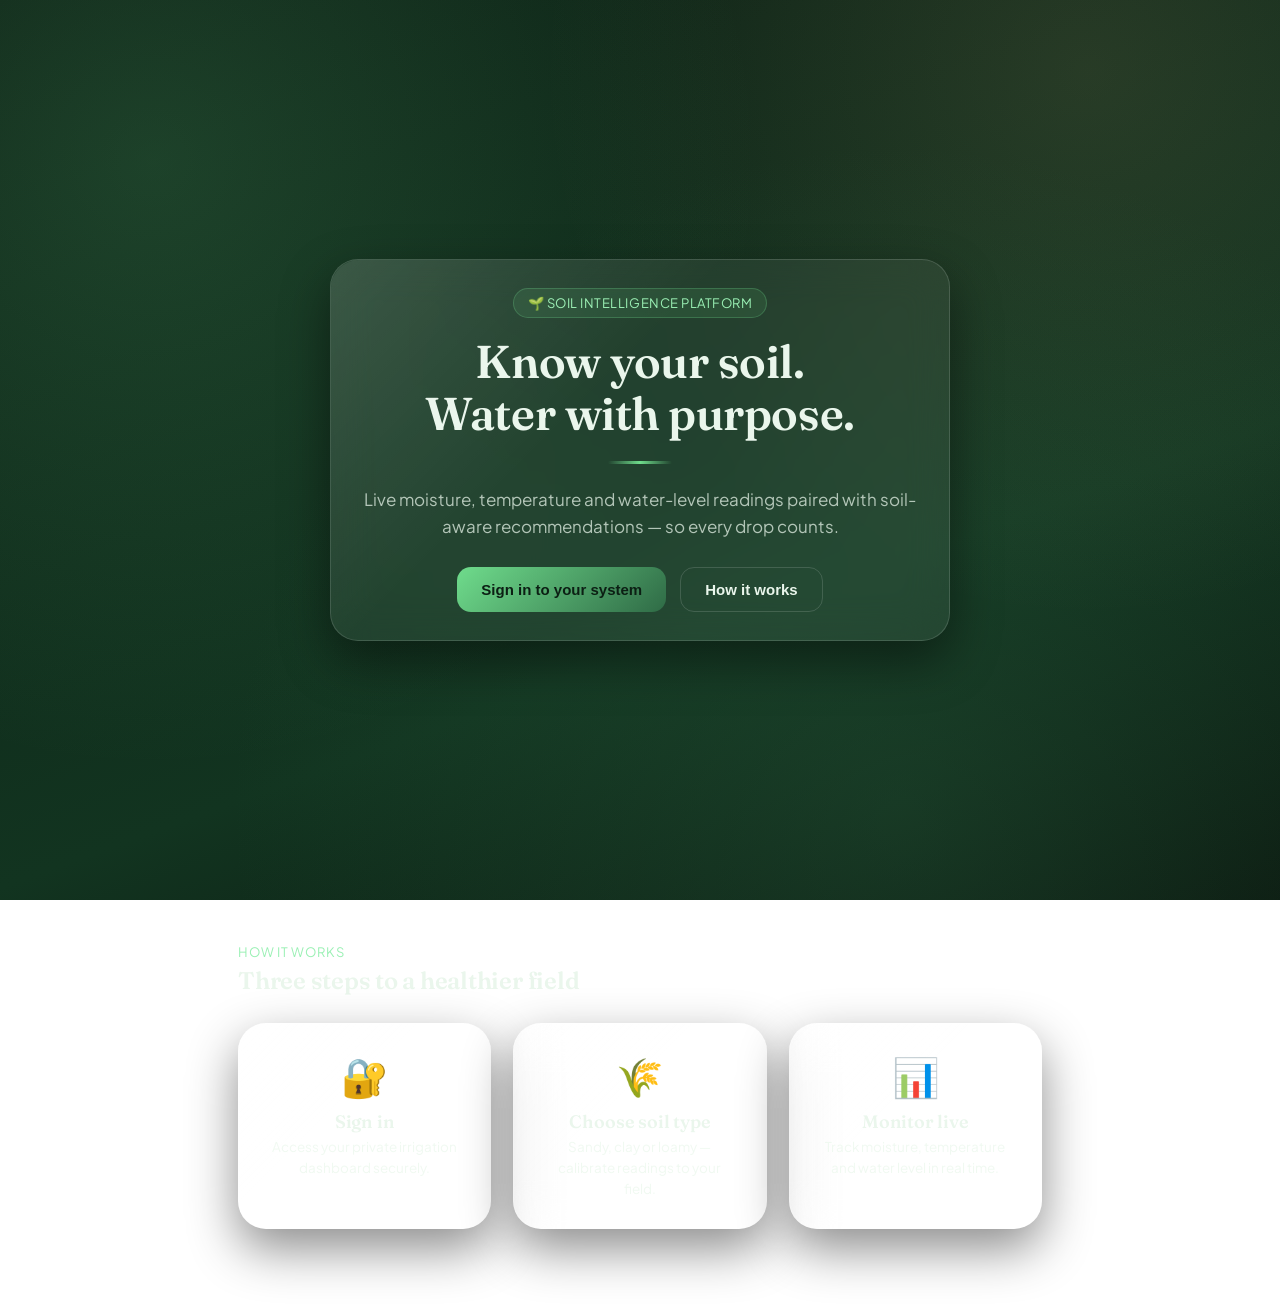
<file: index.html>
<!DOCTYPE html>
<html lang="en">
<head>
  <meta charset="UTF-8">
  <meta name="viewport" content="width=device-width, initial-scale=1.0">
  <title> Smart Irrigation</title>
  <link rel="stylesheet" href="style.css">
</head>
<body>

<div class="hero">
  <div class="glass" style="max-width:620px;">
    <span class="badge">🌱 Soil Intelligence Platform</span>
    <h1>Know your soil.<br>Water with purpose.</h1>
    <div class="leaf-divider"></div>
    <p class="lede">
      Live moisture, temperature and water-level readings paired with
      soil-aware recommendations — so every drop counts.
    </p>
    <div class="actions">
      <button onclick="goLogin()">Sign in to your system</button>
      <button class="ghost" onclick="document.getElementById('how').scrollIntoView({behavior:'smooth'})">How it works</button>
    </div>
  </div>
</div>

<div id="how" class="content" style="max-width:900px; margin:0 auto; padding-bottom:80px;">
  <div class="eyebrow">How it works</div>
  <h2 style="margin-bottom:24px;">Three steps to a healthier field</h2>
  <div class="grid">
    <div class="glass card" style="cursor:default;">
      <span class="icon">🔐</span>
      <h3>Sign in</h3>
      <p>Access your private irrigation dashboard securely.</p>
    </div>
    <div class="glass card" style="cursor:default;">
      <span class="icon">🌾</span>
      <h3>Choose soil type</h3>
      <p>Sandy, clay or loamy — calibrate readings to your field.</p>
    </div>
    <div class="glass card" style="cursor:default;">
      <span class="icon">📊</span>
      <h3>Monitor live</h3>
      <p>Track moisture, temperature and water level in real time.</p>
    </div>
  </div>
</div>

<script src="app.js"></script>
</body>
</html>
</file>
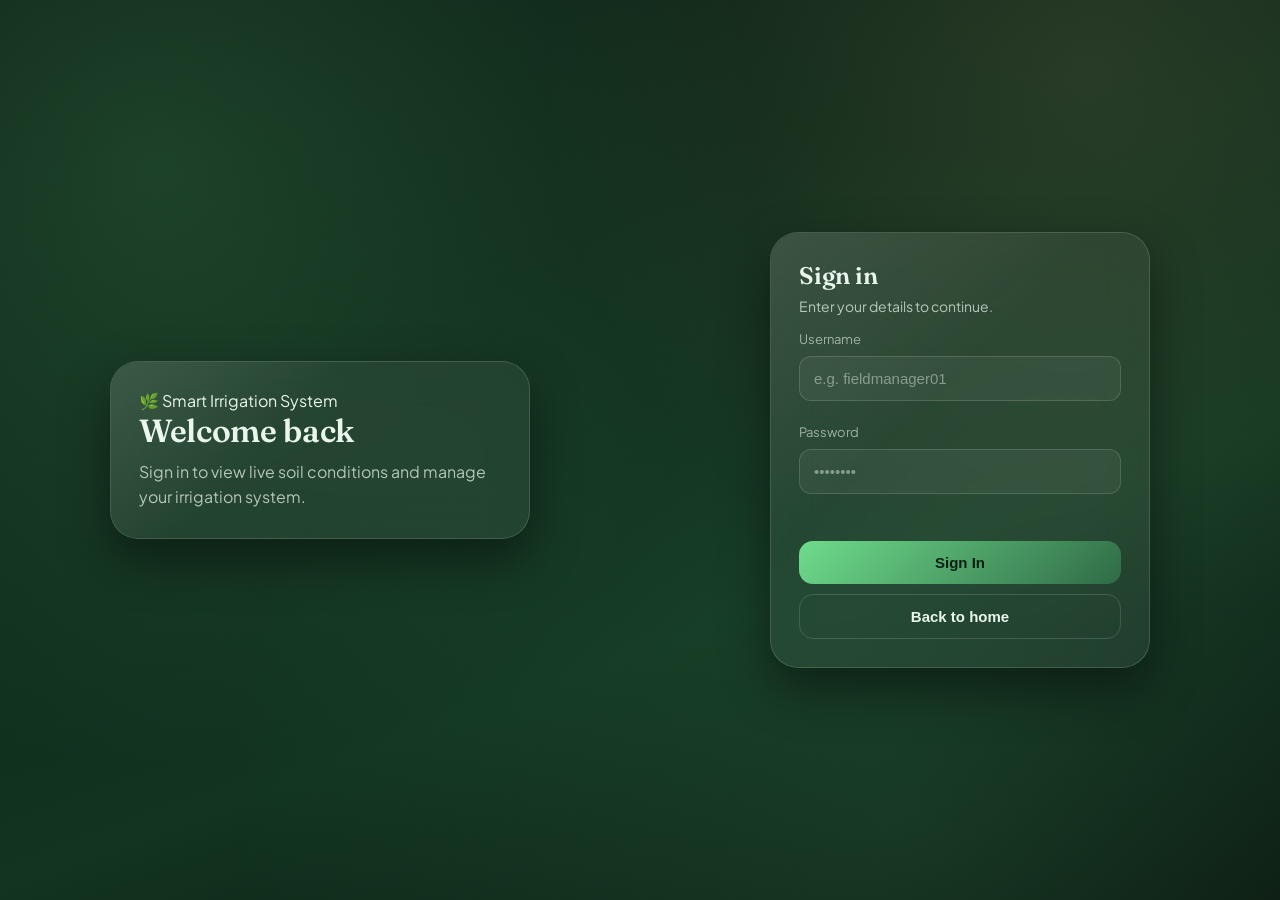
<file: dashboard.html>
<!DOCTYPE html>
<html lang="en">
<head>
  <meta charset="UTF-8">
  <meta name="viewport" content="width=device-width, initial-scale=1.0">
  <title>Dashboard · Smart Irrigation System</title>
  <link rel="stylesheet" href="style.css">
</head>
<body>

<div class="app">
  <div class="sidebar glass">
    <div class="brand">🌿 Smart Irrigation System </div>
    <nav>
      <a href="selection.html">🌱 Soil Selection</a>
      <a href="dashboard.html" class="active">📊 Dashboard</a>
    </nav>
    <button class="logout-btn" onclick="logout()">🚪 Logout</button>
  </div>

  <div class="content">
    <div class="eyebrow">Step 2 of 2</div>
    <h1>Live system</h1>
    <p style="margin-top:8px;">Soil profile: <strong id="soilType" style="color:var(--leaf-soft);">--</strong></p>

    <div class="stat-grid">
      <div class="glass stat-card">
        <div class="stat-top">
          <span class="stat-icon">🌱</span>
        </div>
        <div class="stat-label">Moisture</div>
        <h2 class="stat-value" id="moisture">--</h2>
        <div class="bar-track"><div class="bar-fill" id="moistureBar" style="width:0%"></div></div>
        <span class="stat-status status-good" id="moistureStatus">Reading…</span>
      </div>

      <div class="glass stat-card">
        <div class="stat-top">
          <span class="stat-icon">🌡</span>
        </div>
        <div class="stat-label">Temperature</div>
        <h2 class="stat-value" id="temp">--</h2>
        <div class="bar-track"><div class="bar-fill" id="tempBar" style="width:0%"></div></div>
      </div>

      <div class="glass stat-card">
        <div class="stat-top">
          <span class="stat-icon">💧</span>
        </div>
        <div class="stat-label">Water level</div>
        <h2 class="stat-value" id="water">--</h2>
        <div class="bar-track"><div class="bar-fill" id="waterBar" style="width:0%"></div></div>
      </div>
    </div>
  </div>
</div>

<script src="app.js"></script>
</body>
</html>
</file>
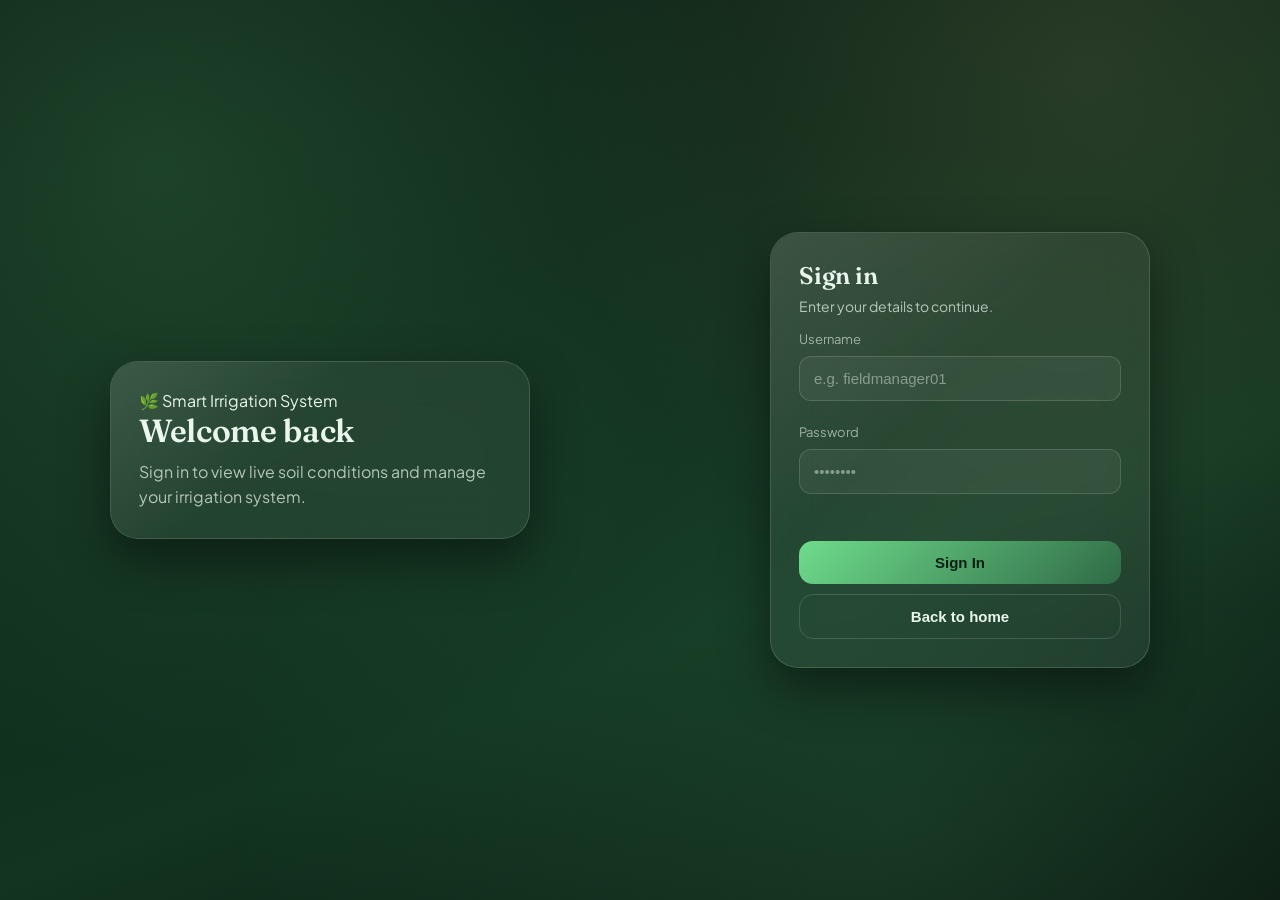
<file: login.html>
<!DOCTYPE html>
<html lang="en">
<head>
  <meta charset="UTF-8">
  <meta name="viewport" content="width=device-width, initial-scale=1.0">
  <title>Sign In · Smart Irrigation System</title>
  <link rel="stylesheet" href="style.css">
</head>
<body>

<div class="login-wrapper">

  <div class="login-left">
    <div class="glass">
      <span class="badge">🌿 Smart Irrigation System </span>
      <h1>Welcome back</h1>
      <p style="margin-top:10px;">
        Sign in to view live soil conditions and manage your irrigation system.
      </p>
    </div>
  </div>

  <div class="login-right">
    <div class="glass">
      <h2 style="margin-bottom:6px;">Sign in</h2>
      <p style="margin-bottom:6px; font-size:14px;">Enter your details to continue.</p>

      <label for="user">Username</label>
      <input id="user" placeholder="e.g. fieldmanager01">

      <label for="pass">Password</label>
      <input id="pass" type="password" placeholder="••••••••" onkeydown="if(event.key==='Enter'){login()}">

      <p id="msg"></p>

      <button style="width:100%; margin-top:10px;" onclick="login()">Sign In</button>
      <button class="ghost" style="width:100%; margin-top:10px;" onclick="go('index.html')">Back to home</button>
    </div>
  </div>

</div>

<script src="app.js"></script>
</body>
</html>
</file>
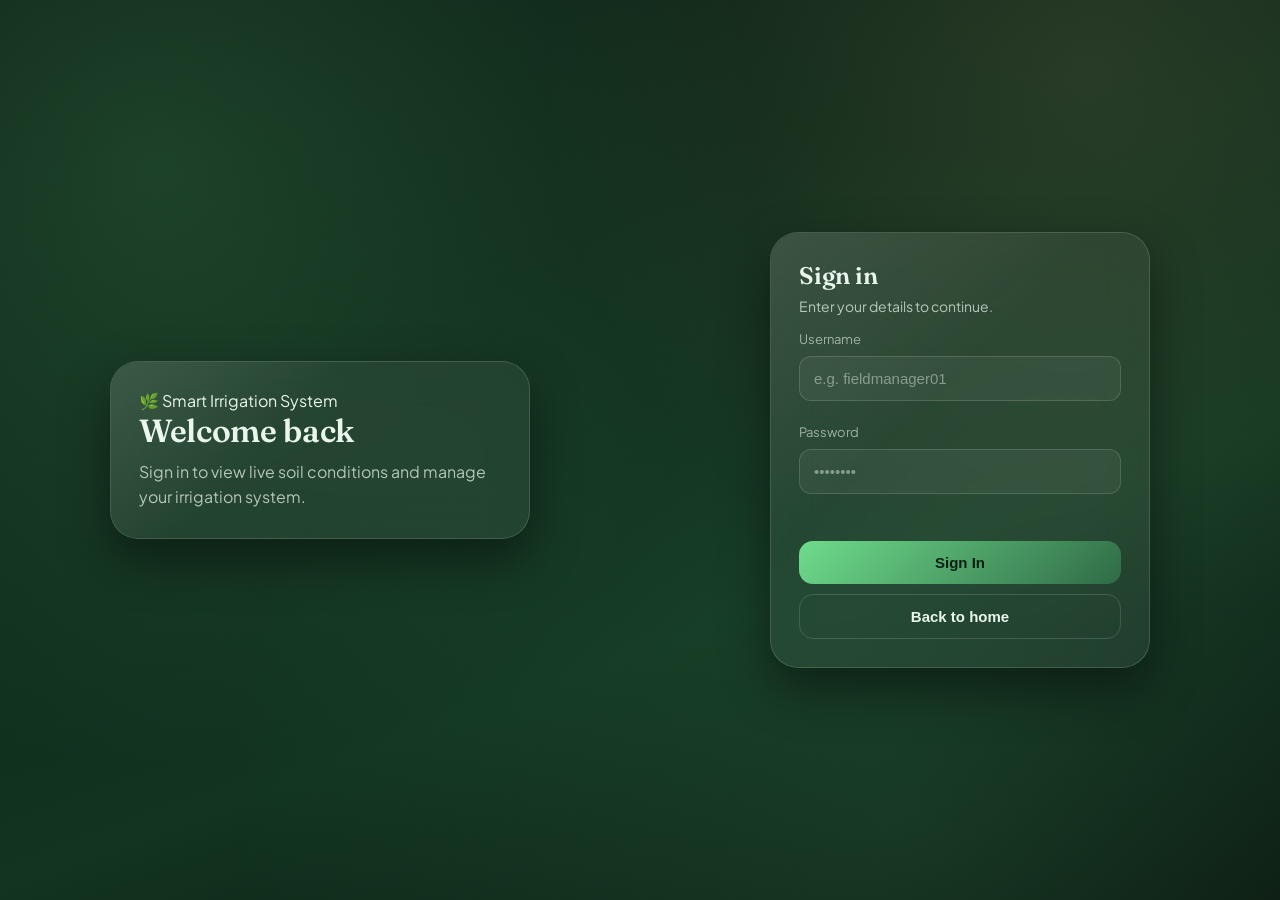
<file: selection.html>
<!DOCTYPE html>
<html lang="en">
<head>
  <meta charset="UTF-8">
  <meta name="viewport" content="width=device-width, initial-scale=1.0">
  <title>Choose Soil · Smart Irrigation System</title>
  <link rel="stylesheet" href="style.css">
</head>
<body>

<div class="app">
  <div class="sidebar glass">
    <div class="brand">🌿 Smart Irrigation System</div>
    <nav>
      <a href="selection.html" class="active">🌱 Soil Selection</a>
      <a href="dashboard.html">📊 Dashboard</a>
    </nav>
    <button class="logout-btn" onclick="logout()">🚪 Logout</button>
  </div>

  <div class="content">
    <div class="eyebrow">Step 1 of 2</div>
    <h1>Choose your soil type</h1>
    <p style="margin-top:8px;">This calibrates how your dashboard reads moisture and water level.</p>

    <div class="grid">
      <div class="glass card" data-soil="Sandy" onclick="selectSoil('Sandy', this)">
        <span class="icon">🌾</span>
        <h3>Sandy</h3>
        <p>Drains fast, light frequent watering.</p>
      </div>
      <div class="glass card" data-soil="Clay" onclick="selectSoil('Clay', this)">
        <span class="icon">🪨</span>
        <h3>Clay</h3>
        <p>Holds water, watch for waterlogging.</p>
      </div>
      <div class="glass card" data-soil="Loamy" onclick="selectSoil('Loamy', this)">
        <span class="icon">🌿</span>
        <h3>Loamy</h3>
        <p>Balanced texture, ideal retention.</p>
      </div>
    </div>

    <div class="selection-footer">
      <p id="soilHint" style="margin:0;">Select a soil type to continue.</p>
      <button id="continueBtn" onclick="goDashboard()" disabled>Continue → Dashboard</button>
    </div>
  </div>
</div>

<script src="app.js"></script>
</body>
</html>
</file>
<file: style.css>
@import url('https://fonts.googleapis.com/css2?family=Fraunces:opsz,wght@9..144,300..700&family=Plus+Jakarta+Sans:wght@400;500;600;700&display=swap');

/* ============ TOKENS ============ */
:root{
  --soil-night:   #0c1f14;
  --forest:       #123420;
  --moss:         #2f6b46;
  --leaf:         #6fdc8c;
  --leaf-soft:    #9af0b4;
  --sand:         #d9b87c;
  --mist:         #eaf6ec;
  --glass-fill:   rgba(255,255,255,0.06);
  --glass-edge:   rgba(255,255,255,0.14);
  --glass-fill-strong: rgba(255,255,255,0.10);
  --shadow-deep:  0 20px 50px rgba(0,0,0,0.45);
  --radius-lg:    28px;
  --radius-md:    18px;
}

*{ margin:0; padding:0; box-sizing:border-box; }

body{
  font-family:'Plus Jakarta Sans', sans-serif;
  color:var(--mist);
  min-height:100vh;
  overflow-x:hidden;
  background:
    radial-gradient(circle at 12% 18%, rgba(111,220,140,0.16), transparent 45%),
    radial-gradient(circle at 85% 8%, rgba(217,184,124,0.12), transparent 40%),
    radial-gradient(circle at 70% 90%, rgba(47,107,70,0.30), transparent 55%),
    linear-gradient(160deg, var(--soil-night), var(--forest) 65%, #0a160e);
  background-attachment: fixed;
}

h1,h2,h3{
  font-family:'Fraunces', serif;
  font-weight:600;
  letter-spacing:-0.01em;
}

p{ color: rgba(234,246,236,0.72); line-height:1.55; }

a{ color:inherit; }

::selection{ background: var(--leaf); color:#0c1f14; }

/* focus visibility */
button:focus-visible, .card:focus-visible, input:focus-visible, a:focus-visible{
  outline: 2px solid var(--leaf-soft);
  outline-offset: 3px;
}

/* ============ GLASS BUBBLE ============ */
.glass{
  background: var(--glass-fill);
  border: 1px solid var(--glass-edge);
  backdrop-filter: blur(20px);
  -webkit-backdrop-filter: blur(20px);
  border-radius: var(--radius-lg);
  padding: 28px;
  box-shadow: var(--shadow-deep);
  position: relative;
}

.glass::before{
  content:"";
  position:absolute; inset:0;
  border-radius: inherit;
  background: linear-gradient(135deg, rgba(255,255,255,0.10), transparent 40%);
  pointer-events:none;
}

/* ============ BUTTONS ============ */
button, .btn{
  background: linear-gradient(135deg, var(--leaf), var(--moss));
  border: none;
  padding: 13px 24px;
  border-radius: 14px;
  color: #0c1f14;
  font-weight: 600;
  font-size: 15px;
  cursor: pointer;
  transition: transform .25s ease, box-shadow .25s ease;
}

button:hover, .btn:hover{
  transform: translateY(-3px);
  box-shadow: 0 14px 30px rgba(111,220,140,0.35);
}

button:active{ transform: translateY(0); }

button:disabled{
  opacity: .4;
  cursor: not-allowed;
  transform: none !important;
  box-shadow: none !important;
}

button.ghost{
  background: transparent;
  border: 1px solid var(--glass-edge);
  color: var(--mist);
}
button.ghost:hover{ box-shadow: 0 10px 24px rgba(0,0,0,0.3); }

/* ============ HERO (index) ============ */
.hero{
  min-height:100vh;
  display:flex;
  align-items:center;
  justify-content:center;
  text-align:center;
  padding: 40px 20px;
}

.hero .badge{
  display:inline-flex; align-items:center; gap:8px;
  font-size:13px; letter-spacing:.04em; text-transform:uppercase;
  color: var(--leaf-soft);
  background: rgba(111,220,140,0.10);
  border:1px solid rgba(111,220,140,0.25);
  padding:6px 14px; border-radius:999px;
  margin-bottom:18px;
}

.hero h1{ font-size: 46px; line-height:1.12; }
.hero .lede{ margin-top:14px; font-size:17px; }
.hero .actions{ display:flex; gap:14px; justify-content:center; margin-top:28px; flex-wrap:wrap; }

.leaf-divider{
  width:64px; height:3px; margin: 22px auto;
  background: linear-gradient(90deg, transparent, var(--leaf), transparent);
  border-radius:3px;
}

/* ============ LOGIN ============ */
.login-wrapper{
  display:flex; min-height:100vh; align-items:center; flex-wrap:wrap;
}

.login-left, .login-right{
  flex:1 1 380px;
  display:flex; align-items:center; justify-content:center;
  padding: 40px;
}

.login-left .glass{ max-width: 420px; }
.login-right .glass{ width: 100%; max-width: 380px; }

input{
  width:100%;
  padding: 13px 14px;
  margin: 9px 0;
  border-radius: 12px;
  border: 1px solid var(--glass-edge);
  background: rgba(255,255,255,0.05);
  color: var(--mist);
  outline:none;
  font-size:15px;
  transition: border-color .2s ease, background .2s ease;
}
input::placeholder{ color: rgba(234,246,236,0.45); }
input:focus{ border-color: var(--leaf); background: rgba(255,255,255,0.08); }

label{
  display:block; font-size:13px; color: rgba(234,246,236,0.6); margin-top:14px;
}

#msg{
  min-height: 20px;
  color: #ffb4a2;
  font-size: 14px;
  margin-top: 8px;
}

/* ============ APP SHELL (selection + dashboard) ============ */
.app{ display:flex; min-height:100vh; }

.sidebar{
  width: 230px;
  min-height:100vh;
  padding: 26px 18px;
  background: rgba(0,0,0,0.28);
  border-right: 1px solid var(--glass-edge);
  display:flex; flex-direction:column;
}

.sidebar .brand{
  display:flex; align-items:center; gap:10px;
  font-family:'Fraunces', serif; font-size:19px; font-weight:600;
  margin-bottom: 30px;
}

.sidebar nav{ display:flex; flex-direction:column; gap:6px; flex:1; }

.sidebar a{
  display:flex; align-items:center; gap:10px;
  padding: 11px 14px;
  border-radius: 12px;
  text-decoration:none;
  color: var(--mist);
  opacity:.72;
  font-weight:500;
  font-size:14.5px;
  transition: all .2s ease;
}

.sidebar a:hover{ opacity:1; background: rgba(255,255,255,0.06); transform: translateX(3px); }
.sidebar a.active{ opacity:1; background: rgba(111,220,140,0.14); color: var(--leaf-soft); }

.sidebar .logout-btn{
  background:transparent; border:1px solid var(--glass-edge);
  color: var(--mist); width:100%; margin-top:auto;
}
.sidebar .logout-btn:hover{ background: rgba(255,255,255,0.06); box-shadow:none; transform:none; }

.content{ flex:1; padding: 44px 48px; max-width: 1100px; }
.content .eyebrow{ color: var(--leaf-soft); font-size:13px; text-transform:uppercase; letter-spacing:.06em; margin-bottom:6px; }

/* ============ SOIL SELECTION CARDS ============ */
.grid{
  display:grid;
  grid-template-columns: repeat(auto-fit, minmax(220px, 1fr));
  gap: 22px;
  margin-top: 28px;
}

.card{
  cursor:pointer;
  text-align:center;
  transition: transform .25s ease, border-color .25s ease, box-shadow .25s ease;
}

.card .icon{ font-size: 38px; display:block; margin-bottom: 10px; }
.card h3{ font-size:18px; margin-bottom:4px; }
.card p{ font-size: 13.5px; margin:0; }

.card:hover{ transform: translateY(-6px); border-color: rgba(111,220,140,0.4); }

.card.selected{
  border-color: var(--leaf);
  box-shadow: 0 0 0 1px var(--leaf), 0 16px 36px rgba(111,220,140,0.25);
  background: rgba(111,220,140,0.10);
}

.card.selected::after{
  content:"✓ selected";
  position:absolute; top:14px; right:16px;
  font-size:11px; color: var(--leaf-soft);
  background: rgba(111,220,140,0.15);
  padding:3px 10px; border-radius:999px;
}

.selection-footer{
  display:flex; align-items:center; justify-content:space-between;
  margin-top:34px; flex-wrap:wrap; gap:14px;
}

/* ============ DASHBOARD STAT CARDS ============ */
.stat-grid{
  display:grid;
  grid-template-columns: repeat(auto-fit, minmax(220px, 1fr));
  gap: 22px;
  margin-top: 26px;
}

.stat-card{ text-align:left; }
.stat-card .stat-top{ display:flex; align-items:center; justify-content:space-between; }
.stat-card .stat-icon{ font-size:26px; }
.stat-card .stat-label{ font-size:13px; color: rgba(234,246,236,0.6); margin-top:14px; }
.stat-card .stat-value{ font-size:36px; margin-top:4px; }
.stat-card .stat-status{ font-size:12.5px; margin-top:8px; display:inline-block; padding:3px 10px; border-radius:999px; }
.status-good{ background: rgba(111,220,140,0.15); color: var(--leaf-soft); }
.status-warn{ background: rgba(255,180,162,0.15); color: #ffb4a2; }

.bar-track{ height:6px; background: rgba(255,255,255,0.08); border-radius: 6px; margin-top:14px; overflow:hidden; }
.bar-fill{ height:100%; background: linear-gradient(90deg, var(--moss), var(--leaf)); border-radius:6px; transition: width .6s ease; }

/* responsive */
@media (max-width: 760px){
  .app{ flex-direction: column; }
  .sidebar{ width:100%; flex-direction:row; align-items:center; min-height:auto; }
  .sidebar nav{ flex-direction:row; flex-wrap:wrap; }
  .sidebar .logout-btn{ margin-top:0; width:auto; }
  .content{ padding: 28px 20px; }
  .hero h1{ font-size: 32px; }
}

@media (prefers-reduced-motion: reduce){
  *{ transition:none !important; animation:none !important; }
}
</file>
